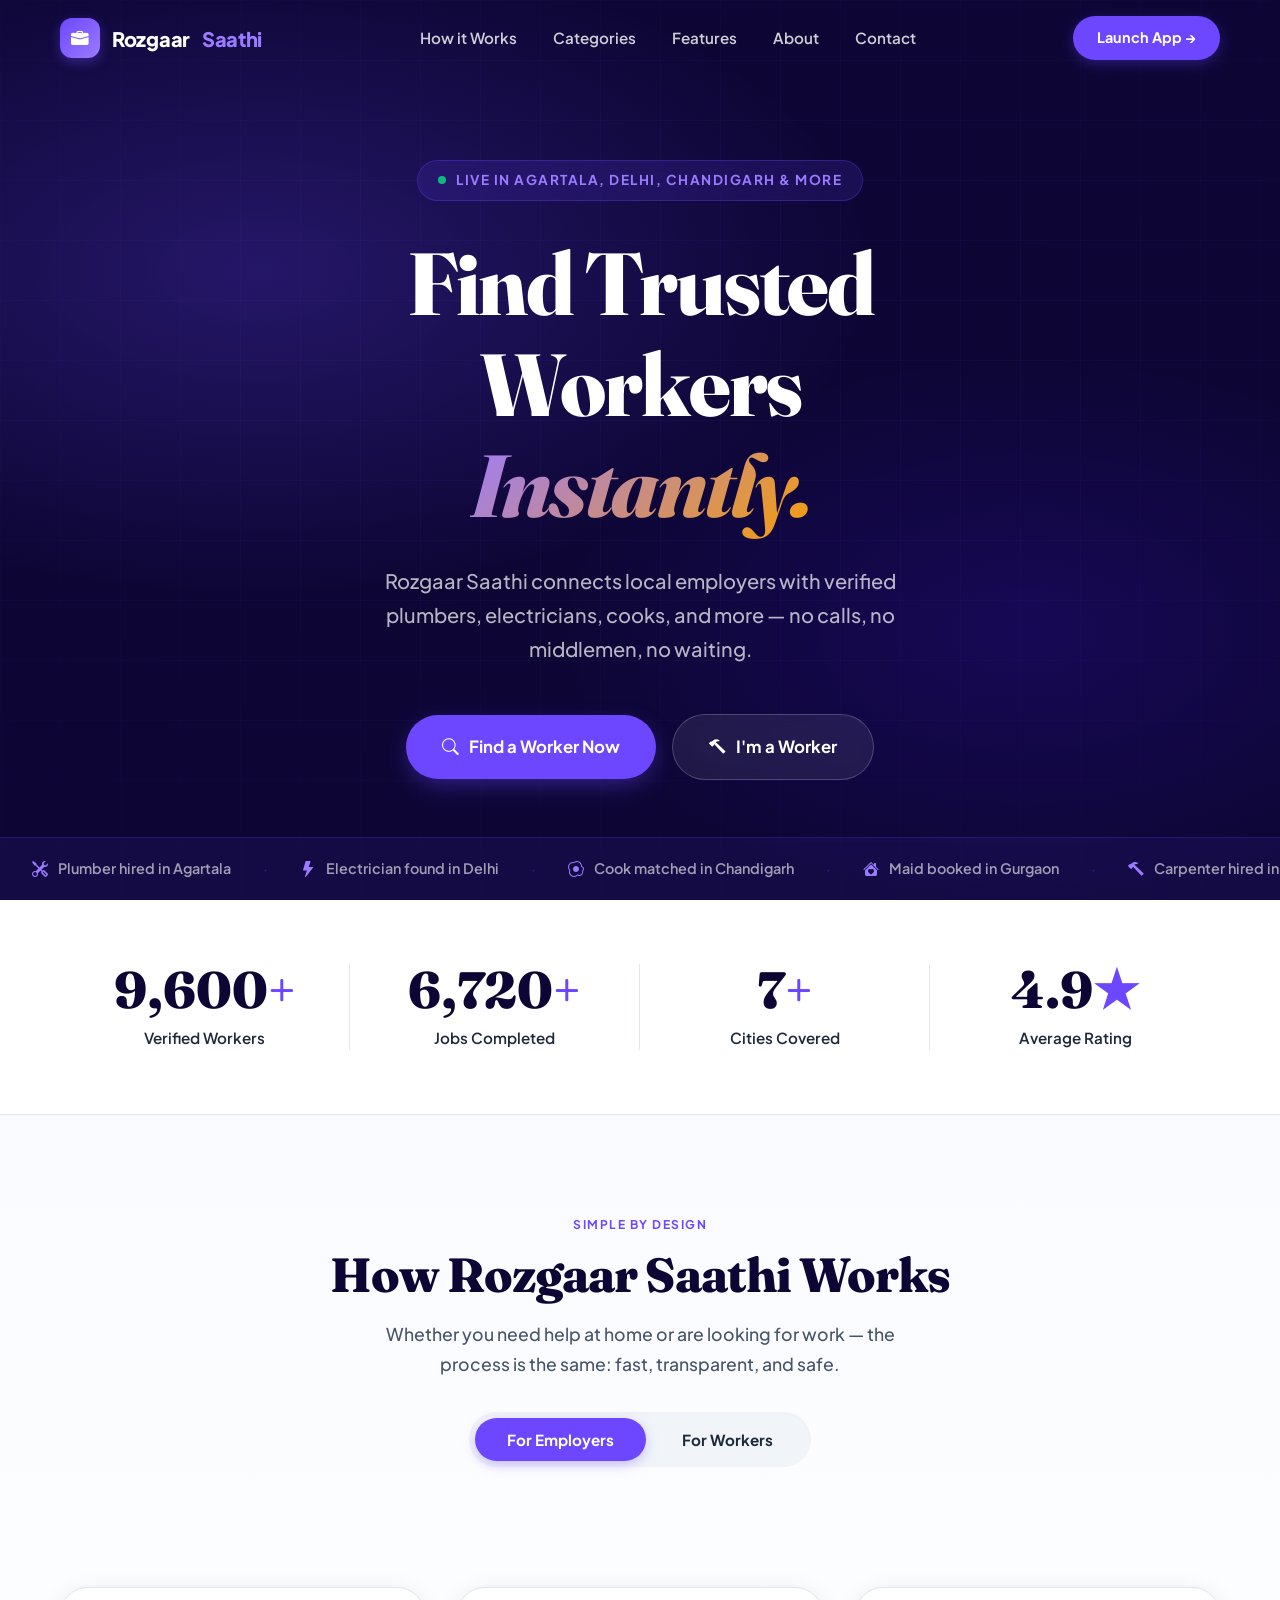
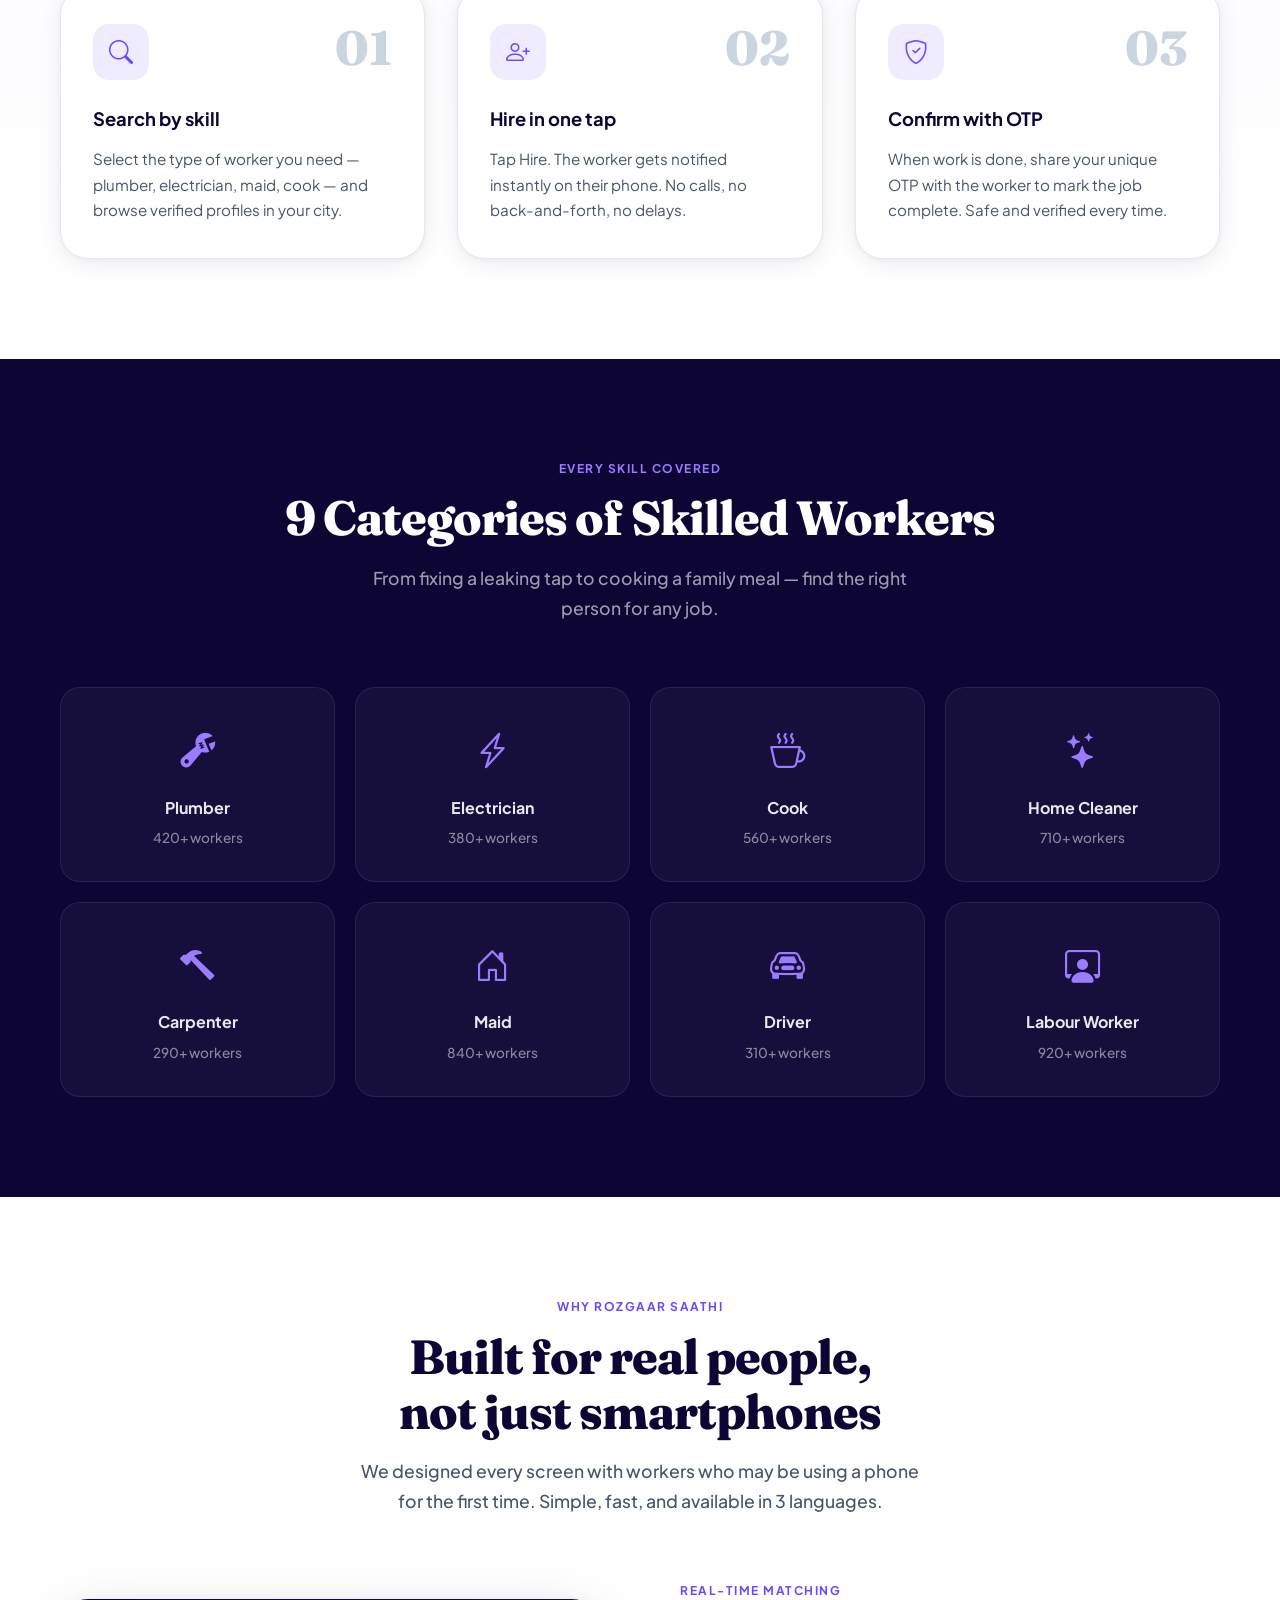
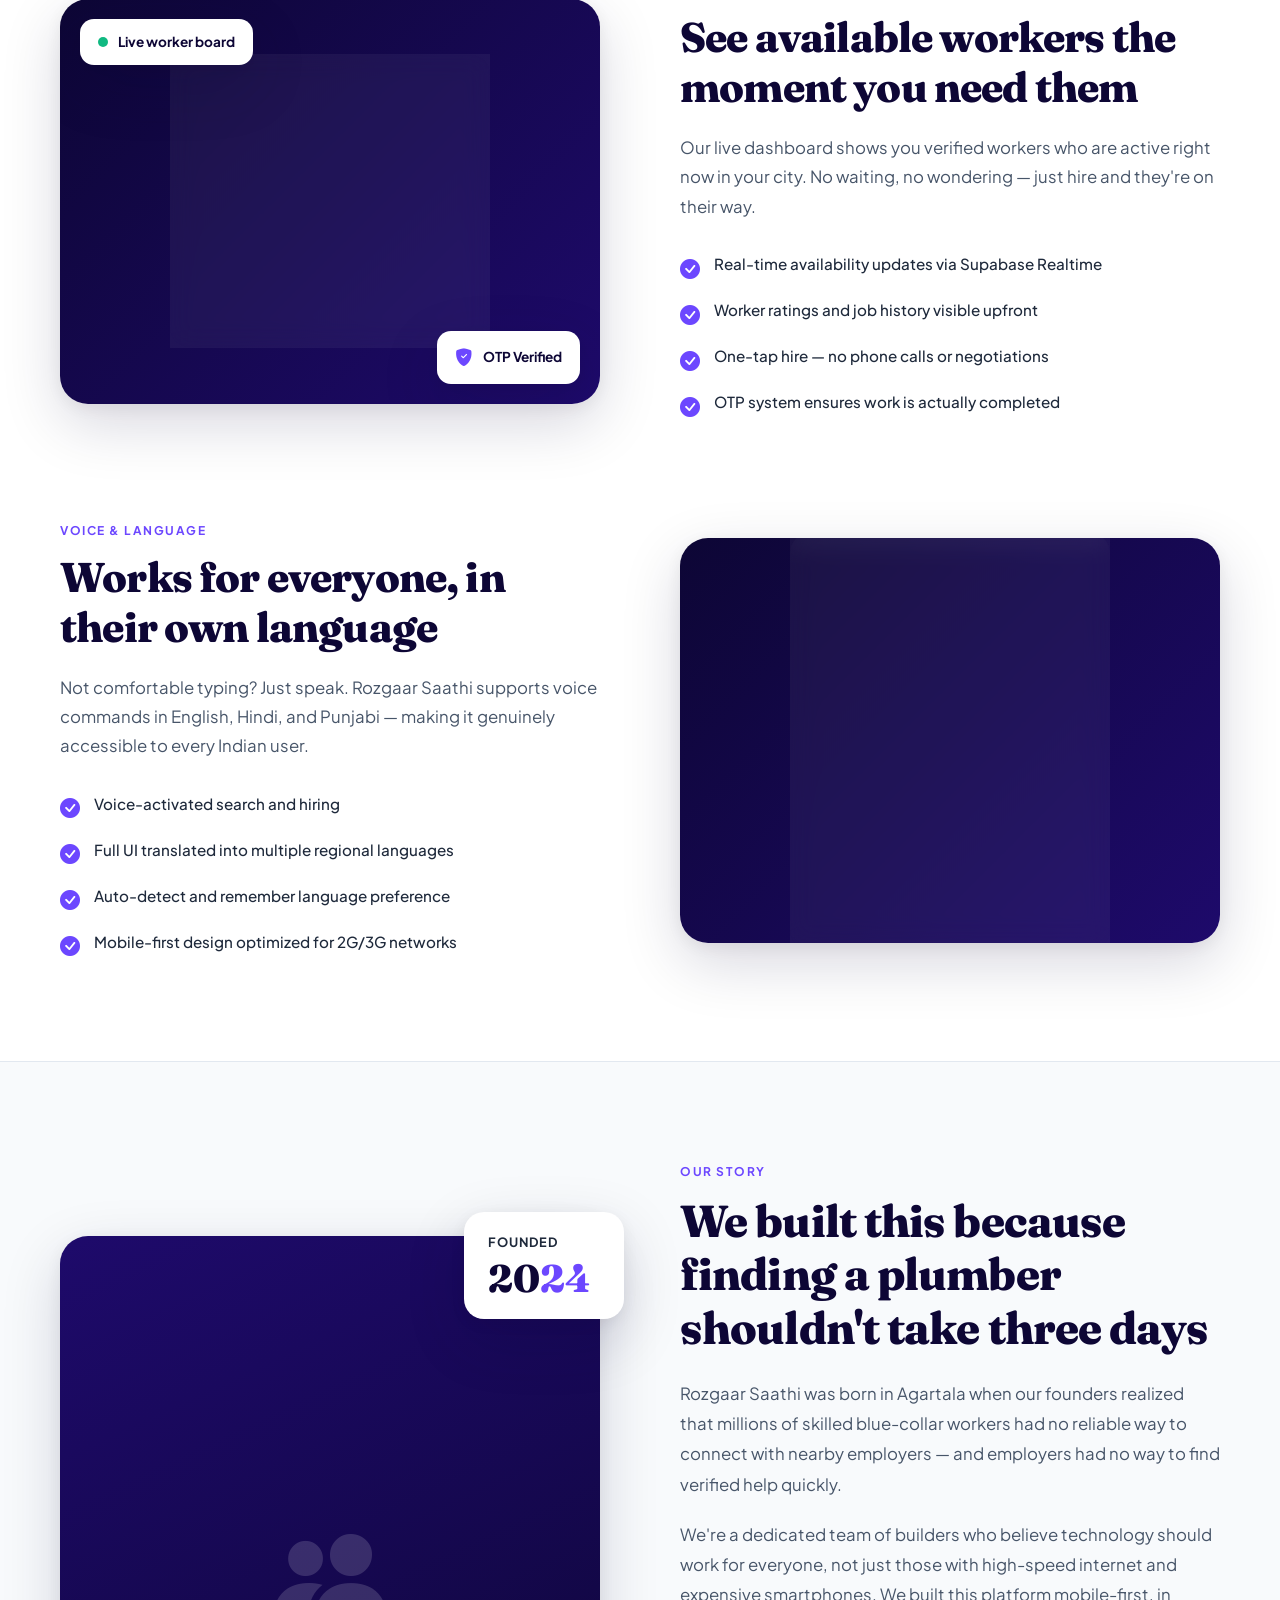
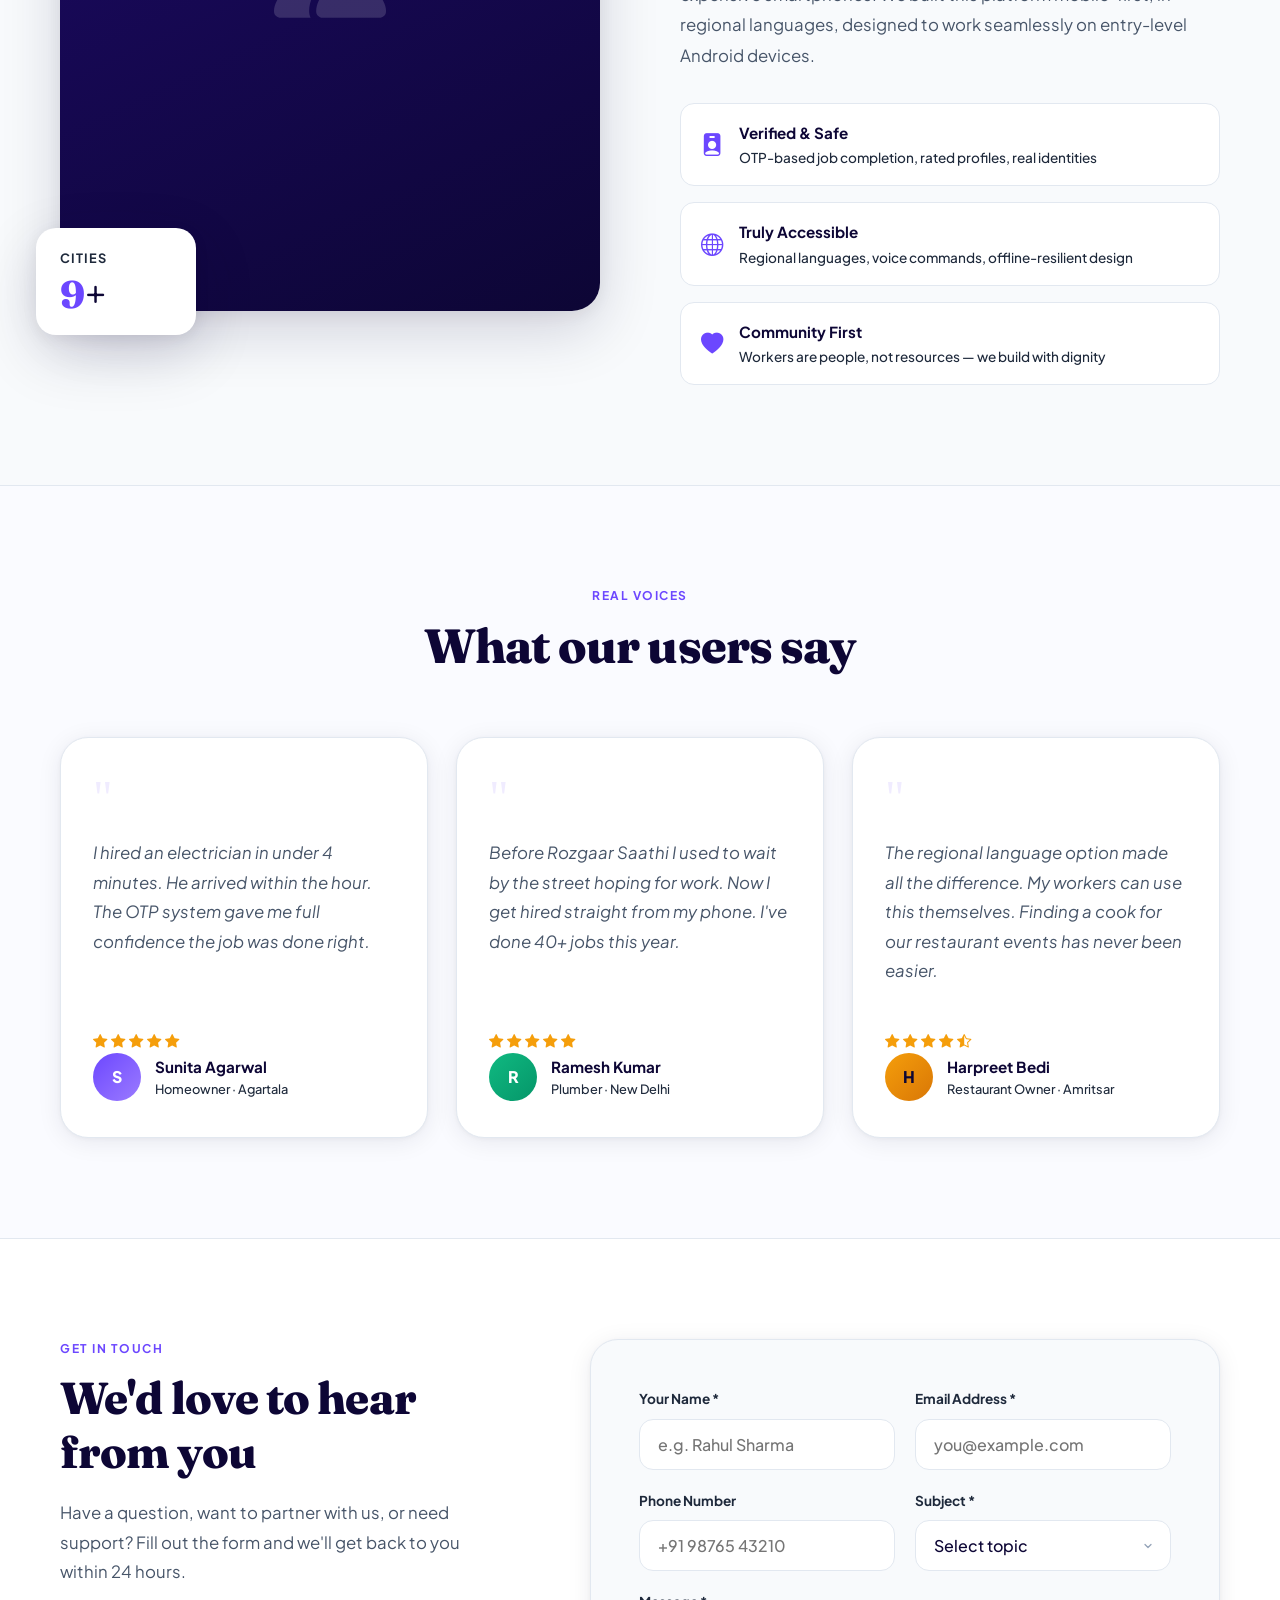
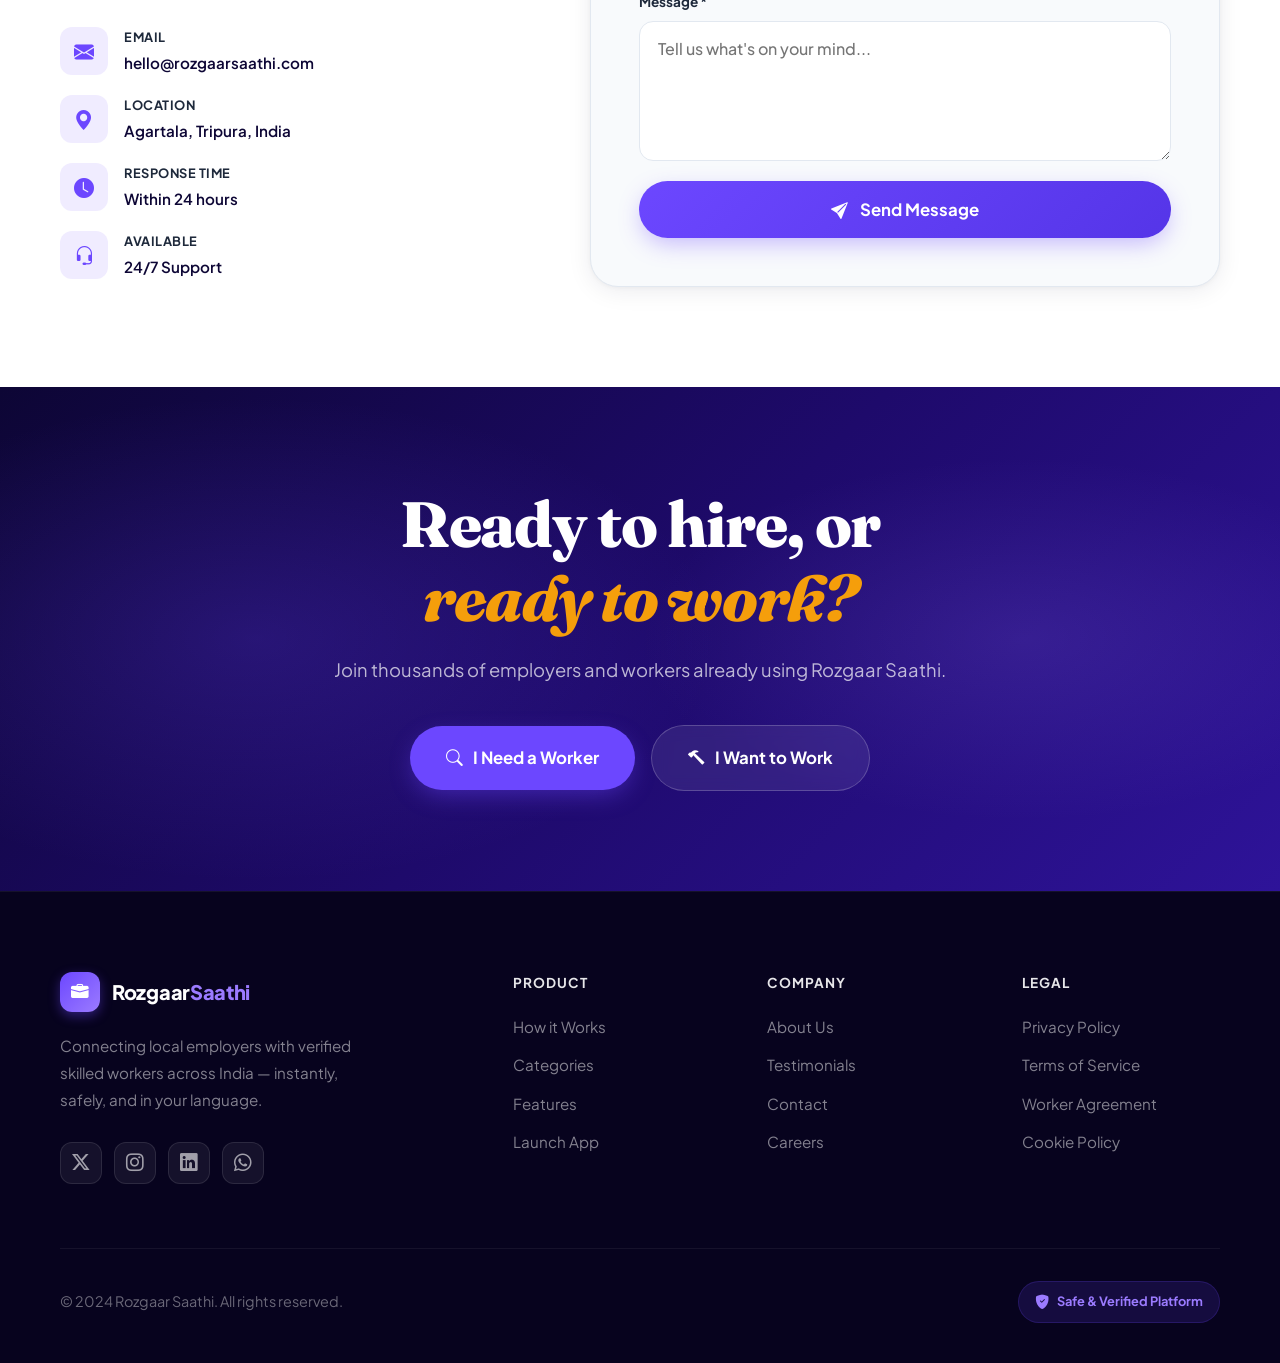
<file: index.html>
<!DOCTYPE html>
<html lang="en">
<head>
  <meta charset="UTF-8" />
  <meta name="viewport" content="width=device-width, initial-scale=1.0" />
  <meta name="theme-color" content="#0D0635" />

  <!-- SEO -->
  <title>Rozgaar Saathi — Find Trusted Local Workers Instantly</title>
  <meta name="description" content="Rozgaar Saathi connects employers with verified local workers — plumbers, electricians, cooks, maids and more — instantly, transparently, and without middlemen." />
  <meta name="keywords" content="rozgaar, hire workers, local jobs, plumber, electrician, cook, maid, India, gig work, blue collar" />
  <meta name="robots" content="index, follow" />
  <meta name="author" content="Rozgaar Saathi" />
  <link rel="canonical" href="https://rozgaarsaathi.com/" />

  <!-- OG -->
  <meta property="og:title" content="Rozgaar Saathi — Find Trusted Local Workers Instantly" />
  <meta property="og:description" content="Connect with verified local workers in seconds. No middleman, no fees." />
  <meta property="og:type" content="website" />
  <meta property="og:url" content="https://rozgaarsaathi.com/" />
  <meta property="og:image" content="https://rozgaarsaathi.com/og-image.png" />
  <meta name="twitter:card" content="summary_large_image" />

  <!-- Fonts: Fraunces (display) + Plus Jakarta Sans (body) -->
  <link rel="preconnect" href="https://fonts.googleapis.com" />
  <link rel="preconnect" href="https://fonts.gstatic.com" crossorigin />
  <link href="https://fonts.googleapis.com/css2?family=Fraunces:ital,opsz,wght@0,9..144,300;0,9..144,700;0,9..144,800;1,9..144,700&family=Plus+Jakarta+Sans:wght@400;500;600;700;800&display=swap" rel="stylesheet" />

  <!-- Bootstrap Icons -->
  <link rel="stylesheet" href="https://cdn.jsdelivr.net/npm/bootstrap-icons@1.11.3/font/bootstrap-icons.min.css" />

  <style>
    /* ══════════════════════════════════════
       TOKENS & VARIABLES
    ══════════════════════════════════════ */
    :root {
      --ink:        #0D0635;
      --ink-mid:    #1E0A6B;
      --violet:     #6C47FF;
      --violet-lt:  #9B7BFF;
      --violet-10:  rgba(108,71,255,0.1);
      --violet-20:  rgba(108,71,255,0.2);
      --amber:      #F59E0B;
      --amber-10:   rgba(245,158,11,0.12);
      --green:      #10B981;
      --cream:      #FAFBFF;
      --white:      #FFFFFF;
      --slate-50:   #F8FAFC;
      --slate-100:  #F1F5F9;
      --slate-200:  #E2E8F0;
      --slate-300:  #CBD5E1;
      --slate-400:  #94A3B8;
      --slate-600:  #475569;
      --slate-800:  #1E293B;
      --r-sm:  8px;
      --r:     14px;
      --r-lg:  20px;
      --r-xl:  28px;
      --ease:  cubic-bezier(0.22, 1, 0.36, 1);
      --shadow: 0 4px 24px rgba(13,6,53,0.08), 0 1px 4px rgba(0,0,0,0.04);
      --shadow-lg: 0 20px 60px rgba(13,6,53,0.16), 0 4px 16px rgba(0,0,0,0.06);
    }

    /* ══════════════════════════════════════
       RESET & BASE
    ══════════════════════════════════════ */
    *, *::before, *::after { box-sizing: border-box; margin: 0; padding: 0; -webkit-tap-highlight-color: transparent; }
    html { scroll-behavior: smooth; font-size: 16px; scroll-padding-top: 80px; }
    body { font-family: 'Plus Jakarta Sans', system-ui, sans-serif; background: var(--cream); color: var(--slate-800); line-height: 1.65; overflow-x: hidden; }
    img { display: block; max-width: 100%; height: auto; }
    a { text-decoration: none; color: inherit; }
    button { font-family: inherit; cursor: pointer; border: none; }
    ul { list-style: none; }

    /* ══════════════════════════════════════
       TYPOGRAPHY
    ══════════════════════════════════════ */
    .display {
      font-family: 'Fraunces', Georgia, serif;
      font-optical-sizing: auto;
      line-height: 1.15;
      letter-spacing: -0.02em;
    }
    .eyebrow {
      font-size: 0.75rem;
      font-weight: 700;
      letter-spacing: 1.5px;
      text-transform: uppercase;
      color: var(--violet);
      display: block;
      margin-bottom: 12px;
    }

    /* ══════════════════════════════════════
       LAYOUT
    ══════════════════════════════════════ */
    .container { width: min(1160px, 100% - 40px); margin-inline: auto; }
    .section-pad { padding-block: 100px; }
    .section-pad-sm { padding-block: 72px; }

    /* ══════════════════════════════════════
       SCROLL REVEAL
    ══════════════════════════════════════ */
    .reveal {
      opacity: 0;
      transform: translateY(28px);
      transition: opacity 0.65s var(--ease), transform 0.65s var(--ease);
    }
    .reveal.in { opacity: 1; transform: translateY(0); }
    .reveal-delay-1 { transition-delay: 0.1s; }
    .reveal-delay-2 { transition-delay: 0.2s; }
    .reveal-delay-3 { transition-delay: 0.3s; }
    .reveal-delay-4 { transition-delay: 0.4s; }

    /* ══════════════════════════════════════
       BUTTONS
    ══════════════════════════════════════ */
    .btn {
      display: inline-flex;
      align-items: center;
      justify-content: center;
      gap: 10px;
      font-weight: 700;
      font-size: 0.95rem;
      padding: 16px 30px;
      border-radius: 50px;
      transition: all 0.25s var(--ease);
      white-space: nowrap;
      position: relative;
      overflow: hidden;
    }
    .btn-primary {
      background: var(--violet);
      color: white;
      box-shadow: 0 8px 24px -4px rgba(108,71,255,0.45);
    }
    .btn-primary:hover { background: #5535e8; transform: translateY(-2px); box-shadow: 0 14px 32px -4px rgba(108,71,255,0.55); }
    .btn-primary:active { transform: scale(0.98); }

    .btn-ghost-light {
      background: rgba(255,255,255,0.08);
      color: white;
      border: 1.5px solid rgba(255,255,255,0.2);
      backdrop-filter: blur(8px);
    }
    .btn-ghost-light:hover { background: rgba(255,255,255,0.15); border-color: rgba(255,255,255,0.35); transform: translateY(-2px); }

    .btn-outline {
      background: transparent;
      color: var(--violet);
      border: 2px solid var(--violet);
    }
    .btn-outline:hover { background: var(--violet-10); transform: translateY(-2px); }

    .btn-lg { padding: 18px 36px; font-size: 1.05rem; }

    /* ══════════════════════════════════════
       NAVBAR
    ══════════════════════════════════════ */
    #navbar {
      position: fixed;
      top: 0; left: 0; right: 0;
      z-index: 900;
      height: 76px;
      transition: background 0.35s var(--ease), box-shadow 0.35s var(--ease), backdrop-filter 0.35s;
    }
    #navbar.scrolled {
      background: rgba(255,255,255,0.95);
      backdrop-filter: blur(20px) saturate(180%);
      -webkit-backdrop-filter: blur(20px) saturate(180%);
      box-shadow: 0 1px 0 rgba(0,0,0,0.06), 0 4px 24px rgba(0,0,0,0.04);
    }
    .nav-inner {
      height: 100%;
      display: flex;
      align-items: center;
      justify-content: space-between;
    }
    .nav-brand {
      display: flex;
      align-items: center;
      gap: 12px;
      font-weight: 800;
      font-size: 1.25rem;
      color: white;
      letter-spacing: -0.3px;
      transition: color 0.3s;
    }
    #navbar.scrolled .nav-brand { color: var(--ink); }
    .nav-brand-icon {
      width: 40px; height: 40px;
      border-radius: 12px;
      background: linear-gradient(135deg, var(--violet), #9B7BFF);
      display: flex; align-items: center; justify-content: center;
      color: white; font-size: 1.1rem;
      box-shadow: 0 4px 12px rgba(108,71,255,0.4);
      flex-shrink: 0;
    }
    .nav-brand em { color: var(--violet-lt); font-style: normal; }
    #navbar.scrolled .nav-brand em { color: var(--violet); }

    .nav-links {
      display: flex;
      align-items: center;
      gap: 36px;
    }
    .nav-links a {
      font-size: 0.95rem;
      font-weight: 600;
      color: rgba(255,255,255,0.8);
      transition: color 0.2s;
    }
    .nav-links a:hover { color: white; }
    #navbar.scrolled .nav-links a { color: var(--slate-600); }
    #navbar.scrolled .nav-links a:hover { color: var(--ink); }

    .nav-cta { display: flex; align-items: center; gap: 10px; }

    .nav-launch-btn {
      background: var(--violet);
      color: white;
      padding: 10px 24px;
      border-radius: 50px;
      font-size: 0.9rem;
      font-weight: 700;
      transition: all 0.2s var(--ease);
      box-shadow: 0 4px 16px -2px rgba(108,71,255,0.4);
    }
    .nav-launch-btn:hover { background: #5535e8; transform: translateY(-1px); box-shadow: 0 6px 20px -2px rgba(108,71,255,0.5); }

    .hamburger {
      display: none;
      flex-direction: column;
      gap: 6px;
      cursor: pointer;
      padding: 4px;
      background: none; border: none;
    }
    .hamburger span {
      display: block;
      width: 24px; height: 2px;
      background: white;
      border-radius: 2px;
      transition: all 0.3s var(--ease);
    }
    #navbar.scrolled .hamburger span { background: var(--ink); }

    /* Mobile nav */
    .mobile-nav {
      position: fixed;
      top: 76px; left: 0; right: 0;
      background: white;
      border-top: 1px solid var(--slate-200);
      padding: 24px;
      box-shadow: 0 20px 40px rgba(0,0,0,0.1);
      z-index: 899;
      display: flex;
      flex-direction: column;
      gap: 8px;
      opacity: 0;
      pointer-events: none;
      transform: translateY(-10px);
      transition: all 0.3s var(--ease);
    }
    .mobile-nav.open { opacity: 1; pointer-events: auto; transform: translateY(0); }
    .mobile-nav a {
      padding: 14px 18px;
      font-size: 1.05rem;
      font-weight: 600;
      color: var(--slate-600);
      border-radius: var(--r);
      transition: all 0.2s;
    }
    .mobile-nav a:hover { background: var(--violet-10); color: var(--violet); }
    .mobile-nav .m-cta { background: var(--violet); color: white; text-align: center; margin-top: 12px; border-radius: 50px; }
    .mobile-nav .m-cta:hover { background: #5535e8; color: white; }

    /* ══════════════════════════════════════
       HERO
    ══════════════════════════════════════ */
    #hero {
      min-height: 100dvh;
      background: var(--ink);
      position: relative;
      display: flex;
      flex-direction: column;
      align-items: center;
      justify-content: center;
      overflow: hidden;
      padding-block: 140px 100px;
    }

    /* Background mesh gradient */
    .hero-mesh {
      position: absolute;
      inset: 0;
      background:
        radial-gradient(ellipse 80% 60% at 20% 30%, rgba(108,71,255,0.25) 0%, transparent 60%),
        radial-gradient(ellipse 60% 50% at 80% 70%, rgba(30,10,107,0.6) 0%, transparent 60%),
        radial-gradient(ellipse 100% 80% at 50% 100%, rgba(13,6,53,0.9) 0%, transparent 70%);
      pointer-events: none;
    }

    /* Subtle grid overlay */
    .hero-grid {
      position: absolute;
      inset: 0;
      background-image:
        linear-gradient(rgba(108,71,255,0.06) 1px, transparent 1px),
        linear-gradient(90deg, rgba(108,71,255,0.06) 1px, transparent 1px);
      background-size: 60px 60px;
      pointer-events: none;
      mask-image: radial-gradient(ellipse 90% 80% at 50% 40%, black 30%, transparent 100%);
      -webkit-mask-image: radial-gradient(ellipse 90% 80% at 50% 40%, black 30%, transparent 100%);
    }

    .hero-content {
      position: relative;
      z-index: 2;
      text-align: center;
      max-width: 800px;
      padding-inline: 20px;
    }

    .hero-eyebrow {
      display: inline-flex;
      align-items: center;
      gap: 10px;
      background: rgba(108,71,255,0.15);
      border: 1px solid rgba(108,71,255,0.3);
      color: var(--violet-lt);
      padding: 8px 20px;
      border-radius: 50px;
      font-size: 0.85rem;
      font-weight: 700;
      letter-spacing: 1.5px;
      text-transform: uppercase;
      margin-bottom: 32px;
      backdrop-filter: blur(8px);
      -webkit-backdrop-filter: blur(8px);
    }
    .hero-eyebrow .dot { width: 8px; height: 8px; border-radius: 50%; background: var(--green); animation: blink 2s ease-in-out infinite; }
    @keyframes blink { 0%,100% { opacity:1; } 50% { opacity:0.4; } }

    .hero-title {
      font-size: clamp(3rem, 7vw, 5.5rem);
      font-weight: 800;
      color: white;
      margin-bottom: 28px;
    }
    .hero-title .accent {
      color: transparent;
      background: linear-gradient(135deg, var(--violet-lt), var(--amber));
      -webkit-background-clip: text;
      background-clip: text;
      font-style: italic;
    }

    .hero-sub {
      font-size: clamp(1.05rem, 2.5vw, 1.25rem);
      color: rgba(255,255,255,0.7);
      max-width: 580px;
      margin: 0 auto 48px;
      font-weight: 500;
      line-height: 1.7;
    }

    .hero-ctas {
      display: flex;
      align-items: center;
      justify-content: center;
      gap: 16px;
      flex-wrap: wrap;
    }

    /* Live ticker */
    .hero-ticker {
      position: absolute;
      bottom: 0;
      left: 0; right: 0;
      z-index: 2;
      padding: 18px 0;
      background: rgba(108,71,255,0.08);
      border-top: 1px solid rgba(108,71,255,0.2);
      overflow: hidden;
    }
    .ticker-inner {
      display: flex;
      gap: 0;
      animation: ticker 35s linear infinite;
      white-space: nowrap;
    }
    .ticker-inner:hover { animation-play-state: paused; }
    @keyframes ticker { from { transform: translateX(0); } to { transform: translateX(-50%); } }
    .ticker-item {
      display: inline-flex;
      align-items: center;
      gap: 10px;
      padding: 0 32px;
      font-size: 0.9rem;
      font-weight: 600;
      color: rgba(255,255,255,0.6);
    }
    .ticker-item i { color: var(--violet-lt); font-size: 1rem; }
    .ticker-sep { color: rgba(108,71,255,0.4); font-size: 1rem; }

    /* ══════════════════════════════════════
       STATS STRIP
    ══════════════════════════════════════ */
    #stats {
      background: white;
      border-bottom: 1px solid var(--slate-200);
      padding-block: 64px;
    }
    .stats-grid {
      display: grid;
      grid-template-columns: repeat(4, 1fr);
      gap: 0;
    }
    .stat-item {
      text-align: center;
      padding: 0 24px;
      border-right: 1px solid var(--slate-200);
    }
    .stat-item:last-child { border-right: none; }
    .stat-number {
      font-family: 'Fraunces', serif;
      font-size: 3.2rem;
      font-weight: 800;
      color: var(--ink);
      line-height: 1;
      margin-bottom: 10px;
    }
    .stat-number span { color: var(--violet); }
    .stat-label { font-size: 0.95rem; color: var(--slate-500); font-weight: 600; }

    /* ══════════════════════════════════════
       HOW IT WORKS
    ══════════════════════════════════════ */
    #how {
      background: linear-gradient(to bottom, var(--cream), white);
    }
    .section-header { text-align: center; margin-bottom: 64px; }
    .section-title {
      font-size: clamp(2.2rem, 4vw, 3rem);
      font-weight: 800;
      color: var(--ink);
      margin-bottom: 18px;
      letter-spacing: -0.02em;
    }
    .section-desc { color: var(--slate-600); font-size: 1.1rem; max-width: 580px; margin-inline: auto; font-weight: 500; line-height: 1.7; }

    .how-toggle {
      display: inline-flex;
      background: var(--slate-100);
      border-radius: 50px;
      padding: 6px;
      gap: 4px;
      margin: 0 auto 56px;
      box-shadow: inset 0 2px 4px rgba(0,0,0,0.02);
    }
    .how-toggle-btn {
      padding: 12px 32px;
      border-radius: 50px;
      font-weight: 700;
      font-size: 0.95rem;
      color: var(--slate-500);
      background: transparent;
      transition: all 0.25s var(--ease);
    }
    .how-toggle-btn.active { background: var(--violet); color: white; box-shadow: 0 4px 14px -2px rgba(108,71,255,0.4); }

    .how-steps-wrap { position: relative; }
    .how-steps { display: none; }
    .how-steps.active { display: grid; grid-template-columns: repeat(3,1fr); gap: 32px; }

    .step-card {
      background: white;
      border: 1.5px solid var(--slate-200);
      border-radius: var(--r-xl);
      padding: 36px 32px;
      position: relative;
      transition: all 0.3s var(--ease);
      box-shadow: var(--shadow);
      display: flex;
      flex-direction: column;
    }
    .step-card:hover { transform: translateY(-6px); box-shadow: var(--shadow-lg); border-color: rgba(108,71,255,0.25); }
    
    .step-header {
      display: flex;
      justify-content: space-between;
      align-items: flex-start;
      margin-bottom: 24px;
    }
    .step-num {
      font-family: 'Fraunces', serif;
      font-size: 3rem;
      font-weight: 800;
      color: var(--slate-300);
      line-height: 1;
      user-select: none;
    }
    .step-icon {
      width: 56px; height: 56px;
      border-radius: 16px;
      background: var(--violet-10);
      display: flex; align-items: center; justify-content: center;
      font-size: 1.5rem;
      color: var(--violet);
      transition: all 0.3s var(--ease);
    }
    .step-card:hover .step-icon { background: var(--violet); color: white; transform: rotate(-5deg) scale(1.05); }
    .step-card h3 { font-size: 1.15rem; font-weight: 700; color: var(--ink); margin-bottom: 12px; }
    .step-card p { font-size: 0.95rem; color: var(--slate-600); line-height: 1.65; flex-grow: 1; }

    /* ══════════════════════════════════════
       CATEGORIES
    ══════════════════════════════════════ */
    #categories { background: var(--ink); }
    #categories .eyebrow { color: var(--violet-lt); }
    #categories .section-title { color: white; }
    #categories .section-desc { color: rgba(255,255,255,0.6); }

    .cat-grid {
      display: grid;
      grid-template-columns: repeat(4, 1fr);
      gap: 20px;
      margin-top: 56px;
    }
    .cat-card {
      background: rgba(255,255,255,0.04);
      border: 1px solid rgba(255,255,255,0.08);
      border-radius: var(--r-lg);
      padding: 32px 24px;
      text-align: center;
      cursor: default;
      transition: all 0.3s var(--ease);
      position: relative;
      overflow: hidden;
    }
    .cat-card::before {
      content: '';
      position: absolute; inset: 0;
      background: linear-gradient(135deg, var(--violet-20), transparent);
      opacity: 0;
      transition: opacity 0.3s;
    }
    .cat-card:hover { border-color: rgba(108,71,255,0.4); transform: translateY(-4px); }
    .cat-card:hover::before { opacity: 1; }
    .cat-icon {
      font-size: 2.2rem;
      margin-bottom: 16px;
      display: block;
      transition: transform 0.3s var(--ease);
      color: var(--violet-lt);
    }
    .cat-card:hover .cat-icon { transform: scale(1.15) rotate(-5deg); color: var(--amber); }
    .cat-name { font-size: 1rem; font-weight: 700; color: rgba(255,255,255,0.9); }
    .cat-count { font-size: 0.85rem; color: rgba(255,255,255,0.5); margin-top: 6px; font-weight: 500; }

    /* ══════════════════════════════════════
       FEATURES / WHY US
    ══════════════════════════════════════ */
    #features { background: white; }

    .features-grid {
      display: grid;
      grid-template-columns: 1fr 1fr;
      gap: 80px;
      align-items: center;
      margin-bottom: 100px;
    }
    .features-grid:last-child { margin-bottom: 0; }
    
    .features-grid.flip .features-visual { order: 2; }
    .features-grid.flip .features-text { order: 1; }

    .features-visual {
      border-radius: var(--r-xl);
      overflow: hidden;
      background: linear-gradient(135deg, var(--ink) 0%, var(--ink-mid) 100%);
      aspect-ratio: 4/3;
      display: flex;
      align-items: center;
      justify-content: center;
      position: relative;
      box-shadow: var(--shadow-lg);
    }
    .features-visual-inner {
      width: 85%;
      max-width: 320px;
      background: rgba(255,255,255,0.05);
      border: 1px solid rgba(255,255,255,0.1);
      border-radius: var(--r-lg);
      padding: 24px;
      backdrop-filter: blur(12px);
      -webkit-backdrop-filter: blur(12px);
    }
    .fv-row {
      display: flex;
      align-items: center;
      gap: 14px;
      padding: 12px;
      border-radius: var(--r);
      background: rgba(255,255,255,0.06);
      margin-bottom: 10px;
      animation: fvPulse 3s ease-in-out infinite;
    }
    .fv-row:nth-child(2) { animation-delay: 0.5s; }
    .fv-row:nth-child(3) { animation-delay: 1s; margin-bottom: 0; }
    @keyframes fvPulse { 0%,100% { opacity:0.8; } 50% { opacity:1; } }
    .fv-av { width: 40px; height: 40px; border-radius: 50%; background: var(--violet); display: flex; align-items: center; justify-content: center; color: white; font-size: 0.9rem; font-weight: 700; flex-shrink: 0; }
    .fv-info { flex: 1; }
    .fv-name { font-size: 0.9rem; font-weight: 700; color: white; }
    .fv-role { font-size: 0.75rem; color: rgba(255,255,255,0.6); }
    .fv-badge { background: var(--green); color: white; font-size: 0.7rem; font-weight: 700; padding: 4px 10px; border-radius: 20px; flex-shrink: 0; }
    .fv-badge.hired { background: var(--amber); color: var(--ink); }
    .fv-badge.waiting { background: rgba(255,255,255,0.15); color: rgba(255,255,255,0.8); }

    /* Floating badge on visual */
    .feature-badge {
      position: absolute;
      background: white;
      border-radius: var(--r);
      padding: 12px 18px;
      box-shadow: var(--shadow-lg);
      display: flex;
      align-items: center;
      gap: 10px;
      font-size: 0.85rem;
      font-weight: 700;
      color: var(--ink);
      animation: float 3s ease-in-out infinite;
    }
    @keyframes float { 0%,100%{transform:translateY(0)} 50%{transform:translateY(-8px)} }
    .feature-badge.tl { top: 20px; left: 20px; }
    .feature-badge.br { bottom: 20px; right: 20px; animation-delay: 1.5s; }
    .feature-badge i { color: var(--violet); font-size: 1.1rem; }
    .feature-badge .dot { width: 10px; height: 10px; border-radius: 50%; background: var(--green); }

    .features-text h3 {
      font-family: 'Fraunces', serif;
      font-size: clamp(2rem, 3.5vw, 2.6rem);
      font-weight: 800;
      color: var(--ink);
      letter-spacing: -0.02em;
      margin-bottom: 20px;
      line-height: 1.2;
    }
    .features-text p { color: var(--slate-600); font-size: 1.05rem; line-height: 1.75; margin-bottom: 32px; }

    .feature-list { display: flex; flex-direction: column; gap: 16px; }
    .feature-list li {
      display: flex;
      align-items: flex-start;
      gap: 14px;
      font-size: 0.95rem;
      color: var(--slate-700);
      font-weight: 500;
      line-height: 1.5;
    }
    .feature-list li i { color: var(--violet); font-size: 1.25rem; flex-shrink: 0; margin-top: 0px; }

    /* ══════════════════════════════════════
       ABOUT
    ══════════════════════════════════════ */
    #about {
      background: var(--slate-50);
      border-top: 1px solid var(--slate-200);
      border-bottom: 1px solid var(--slate-200);
    }
    .about-grid { display: grid; grid-template-columns: 1fr 1fr; gap: 80px; align-items: center; }
    .about-visual {
      position: relative;
    }
    .about-img-wrap {
      border-radius: var(--r-xl);
      overflow: hidden;
      aspect-ratio: 4/5;
      background: linear-gradient(155deg, var(--ink-mid), var(--ink));
      display: flex;
      align-items: center;
      justify-content: center;
      box-shadow: var(--shadow-lg);
    }
    .about-img-icon { font-size: 7rem; opacity: 0.15; color: white; }
    .about-stat-card {
      position: absolute;
      background: white;
      border-radius: var(--r-lg);
      padding: 20px 24px;
      box-shadow: var(--shadow-lg);
      min-width: 160px;
    }
    .about-stat-card.top-right { top: -24px; right: -24px; }
    .about-stat-card.bot-left  { bottom: -24px; left: -24px; }
    .asc-label { font-size: 0.8rem; font-weight: 700; color: var(--slate-500); text-transform: uppercase; letter-spacing: 1px; }
    .asc-value { font-family: 'Fraunces', serif; font-size: 2.4rem; font-weight: 800; color: var(--ink); line-height: 1.1; margin-top: 4px; }
    .asc-value span { color: var(--violet); }

    .about-text h2 {
      font-family: 'Fraunces', serif;
      font-size: clamp(2rem, 3.5vw, 2.8rem);
      font-weight: 800;
      color: var(--ink);
      letter-spacing: -0.02em;
      line-height: 1.2;
      margin-bottom: 24px;
    }
    .about-text p { color: var(--slate-600); font-size: 1.05rem; line-height: 1.8; margin-bottom: 20px; }

    .about-values { display: flex; flex-direction: column; gap: 16px; margin-top: 32px; }
    .about-value {
      display: flex;
      align-items: center;
      gap: 16px;
      padding: 16px 20px;
      background: white;
      border-radius: var(--r);
      border: 1.5px solid var(--slate-200);
      transition: all 0.2s var(--ease);
    }
    .about-value:hover { border-color: rgba(108,71,255,0.25); background: var(--violet-10); transform: translateX(4px); }
    .about-value i { color: var(--violet); font-size: 1.4rem; flex-shrink: 0; }
    .about-value-label { font-size: 0.95rem; font-weight: 700; color: var(--ink); margin-bottom: 2px; }
    .about-value-desc { font-size: 0.85rem; color: var(--slate-500); font-weight: 500; }

    /* ══════════════════════════════════════
       TESTIMONIALS
    ══════════════════════════════════════ */
    #testimonials { background: var(--cream); }
    .testi-grid { display: grid; grid-template-columns: repeat(3,1fr); gap: 28px; }
    .testi-card {
      background: white;
      border: 1.5px solid var(--slate-200);
      border-radius: var(--r-xl);
      padding: 36px 32px;
      box-shadow: var(--shadow);
      transition: all 0.3s var(--ease);
      position: relative;
      display: flex;
      flex-direction: column;
    }
    .testi-card:hover { transform: translateY(-6px); box-shadow: var(--shadow-lg); border-color: rgba(108,71,255,0.15); }
    .testi-quote { font-size: 3rem; color: var(--violet-10); font-family: Georgia, serif; line-height: 1; margin-bottom: 16px; }
    .testi-text { font-size: 1.05rem; color: var(--slate-600); line-height: 1.75; margin-bottom: 28px; font-style: italic; flex-grow: 1; }
    .testi-author { display: flex; align-items: center; gap: 14px; }
    .testi-avatar {
      width: 48px; height: 48px; border-radius: 50%;
      background: linear-gradient(135deg, var(--violet), #9B7BFF);
      display: flex; align-items: center; justify-content: center;
      font-weight: 800; font-size: 1rem; color: white;
      flex-shrink: 0;
    }
    .testi-name { font-weight: 700; font-size: 0.95rem; color: var(--ink); }
    .testi-role { font-size: 0.8rem; color: var(--slate-500); font-weight: 500; }
    .testi-stars { display: flex; gap: 4px; margin-top: 16px; }
    .testi-stars i { color: var(--amber); font-size: 0.9rem; }

    /* ══════════════════════════════════════
       CONTACT
    ══════════════════════════════════════ */
    #contact {
      background: white;
      border-top: 1px solid var(--slate-200);
    }
    .contact-grid { display: grid; grid-template-columns: 1fr 1.4fr; gap: 80px; align-items: start; }
    .contact-info h2 {
      font-family: 'Fraunces', serif;
      font-size: clamp(2rem, 3.5vw, 2.8rem);
      font-weight: 800;
      color: var(--ink);
      letter-spacing: -0.02em;
      margin-bottom: 20px;
      line-height: 1.2;
    }
    .contact-info p { color: var(--slate-600); font-size: 1.05rem; line-height: 1.75; margin-bottom: 40px; }

    .contact-details { display: flex; flex-direction: column; gap: 20px; }
    .contact-detail {
      display: flex;
      align-items: center;
      gap: 16px;
    }
    .cd-icon {
      width: 48px; height: 48px;
      border-radius: 12px;
      background: var(--violet-10);
      display: flex; align-items: center; justify-content: center;
      font-size: 1.25rem; color: var(--violet);
      flex-shrink: 0;
    }
    .cd-label { font-size: 0.8rem; font-weight: 700; color: var(--slate-500); text-transform: uppercase; letter-spacing: 0.5px; margin-bottom: 2px; }
    .cd-value { font-size: 0.95rem; font-weight: 600; color: var(--ink); }

    /* Contact form */
    .contact-form-wrap {
      background: var(--slate-50);
      border: 1.5px solid var(--slate-200);
      border-radius: var(--r-xl);
      padding: 48px;
      box-shadow: var(--shadow);
    }
    .form-grid-2 { display: grid; grid-template-columns: 1fr 1fr; gap: 20px; }

    .field { display: flex; flex-direction: column; gap: 8px; margin-bottom: 20px; }
    .field label { font-size: 0.85rem; font-weight: 700; color: var(--slate-700); }
    .field input,
    .field select,
    .field textarea {
      padding: 14px 18px;
      background: white;
      border: 1.5px solid var(--slate-200);
      border-radius: var(--r);
      font-size: 1rem;
      font-weight: 500;
      color: var(--ink);
      font-family: inherit;
      transition: all 0.2s var(--ease);
      -webkit-appearance: none;
    }
    .field input:focus,
    .field select:focus,
    .field textarea:focus {
      outline: none;
      border-color: var(--violet);
      box-shadow: 0 0 0 4px rgba(108,71,255,0.15);
      background: white;
    }
    .field textarea { resize: vertical; min-height: 140px; line-height: 1.6; }
    .field select { background-image: url("data:image/svg+xml,%3Csvg xmlns='http://www.w3.org/2000/svg' width='12' height='12' viewBox='0 0 24 24' fill='none' stroke='%2394A3B8' stroke-width='2.5' stroke-linecap='round' stroke-linejoin='round'%3E%3Cpolyline points='6 9 12 15 18 9'%3E%3C/polyline%3E%3C/svg%3E"); background-repeat: no-repeat; background-position: right 16px center; padding-right: 40px; }

    .form-submit-btn {
      width: 100%;
      background: linear-gradient(135deg, var(--violet), #5535e8);
      color: white;
      padding: 18px 32px;
      border-radius: 50px;
      font-size: 1.05rem;
      font-weight: 700;
      border: none;
      cursor: pointer;
      transition: all 0.25s var(--ease);
      box-shadow: 0 8px 24px -4px rgba(108,71,255,0.4);
      display: flex;
      align-items: center;
      justify-content: center;
      gap: 12px;
      position: relative;
      overflow: hidden;
    }
    .form-submit-btn:hover { transform: translateY(-2px); box-shadow: 0 12px 30px -4px rgba(108,71,255,0.5); }
    .form-submit-btn:disabled { opacity: 0.7; cursor: not-allowed; transform: none; }
    .form-submit-btn .spin { animation: spin 0.7s linear infinite; }
    @keyframes spin { to { transform: rotate(360deg); } }

    .form-success {
      display: none;
      text-align: center;
      padding: 40px 20px;
    }
    .form-success-icon {
      width: 80px; height: 80px;
      border-radius: 50%;
      background: var(--green);
      display: flex; align-items: center; justify-content: center;
      font-size: 2.5rem; color: white;
      margin: 0 auto 20px;
      box-shadow: 0 8px 24px -4px rgba(16,185,129,0.4);
      animation: pop 0.5s var(--ease);
    }
    @keyframes pop { from { transform:scale(0.5); opacity:0; } to { transform:scale(1); opacity:1; } }
    .form-success h4 { font-size: 1.5rem; font-weight: 800; color: var(--ink); margin-bottom: 12px; }
    .form-success p { color: var(--slate-600); font-size: 1.05rem; line-height: 1.6; }

    /* ══════════════════════════════════════
       CTA BANNER
    ══════════════════════════════════════ */
    #cta-banner {
      background: linear-gradient(135deg, var(--ink) 0%, var(--ink-mid) 50%, #2E1399 100%);
      padding-block: 100px;
      text-align: center;
      position: relative;
      overflow: hidden;
    }
    #cta-banner::before {
      content: '';
      position: absolute; inset: 0;
      background:
        radial-gradient(ellipse 60% 80% at 20% 50%, rgba(108,71,255,0.2) 0%, transparent 60%),
        radial-gradient(ellipse 50% 60% at 80% 50%, rgba(155,123,255,0.15) 0%, transparent 60%);
      pointer-events: none;
    }
    .cta-banner-inner { position: relative; z-index: 2; }
    .cta-banner-inner h2 {
      font-family: 'Fraunces', serif;
      font-size: clamp(2.4rem, 5vw, 4rem);
      font-weight: 800;
      color: white;
      margin-bottom: 20px;
      letter-spacing: -0.02em;
    }
    .cta-banner-inner h2 em { color: var(--amber); font-style: italic; }
    .cta-banner-inner p { color: rgba(255,255,255,0.7); font-size: 1.15rem; margin-bottom: 40px; }
    .cta-btns { display: flex; align-items: center; justify-content: center; gap: 16px; flex-wrap: wrap; }

    /* ══════════════════════════════════════
       FOOTER
    ══════════════════════════════════════ */
    footer {
      background: #07031E;
      border-top: 1px solid rgba(255,255,255,0.06);
      padding-block: 80px 40px;
    }
    .footer-grid {
      display: grid;
      grid-template-columns: 2fr 1fr 1fr 1fr;
      gap: 56px;
      margin-bottom: 64px;
    }
    .footer-brand { display: flex; align-items: center; gap: 12px; margin-bottom: 20px; }
    .footer-brand-name { font-weight: 800; font-size: 1.25rem; color: white; letter-spacing: -0.3px; }
    .footer-brand-name em { color: var(--violet-lt); font-style: normal; }
    .footer-desc { font-size: 0.95rem; color: rgba(255,255,255,0.5); line-height: 1.8; max-width: 320px; margin-bottom: 28px; }
    .footer-socials { display: flex; gap: 12px; }
    .social-btn {
      width: 42px; height: 42px;
      border-radius: 12px;
      background: rgba(255,255,255,0.06);
      border: 1px solid rgba(255,255,255,0.1);
      display: flex; align-items: center; justify-content: center;
      color: rgba(255,255,255,0.6);
      font-size: 1.1rem;
      transition: all 0.2s var(--ease);
    }
    .social-btn:hover { background: var(--violet); border-color: var(--violet); color: white; transform: translateY(-3px); }

    .footer-col h4 { font-size: 0.85rem; font-weight: 700; color: rgba(255,255,255,0.9); text-transform: uppercase; letter-spacing: 1px; margin-bottom: 20px; }
    .footer-col ul { display: flex; flex-direction: column; gap: 12px; }
    .footer-col ul li a { font-size: 0.95rem; color: rgba(255,255,255,0.5); transition: color 0.2s; }
    .footer-col ul li a:hover { color: rgba(255,255,255,0.9); }

    .footer-bottom {
      border-top: 1px solid rgba(255,255,255,0.06);
      padding-top: 32px;
      display: flex;
      align-items: center;
      justify-content: space-between;
      flex-wrap: wrap;
      gap: 16px;
    }
    .footer-copy { font-size: 0.9rem; color: rgba(255,255,255,0.4); }
    .footer-badge {
      display: inline-flex;
      align-items: center;
      gap: 8px;
      background: rgba(108,71,255,0.15);
      border: 1px solid rgba(108,71,255,0.2);
      border-radius: 50px;
      padding: 8px 16px;
      font-size: 0.8rem;
      font-weight: 700;
      color: var(--violet-lt);
    }
    .footer-badge i { font-size: 0.9rem; }

    /* ══════════════════════════════════════
       RESPONSIVE
    ══════════════════════════════════════ */
    @media (max-width: 1024px) {
      .cat-grid { grid-template-columns: repeat(3,1fr); }
      .footer-grid { grid-template-columns: 1fr 1fr; }
    }
    @media (max-width: 768px) {
      .nav-links, .nav-launch-btn { display: none; }
      .hamburger { display: flex; }
      .stats-grid { grid-template-columns: 1fr 1fr; gap: 24px; }
      .stat-item { border-right: none; border-bottom: 1px solid var(--slate-200); padding-bottom: 24px; }
      .stat-item:last-child, .stat-item:nth-last-child(-n+2) { border-bottom: none; }
      .how-steps.active { grid-template-columns: 1fr; }
      .cat-grid { grid-template-columns: repeat(2,1fr); }
      
      .features-grid { grid-template-columns: 1fr; gap: 40px; }
      .features-grid.flip .features-visual { order: 1; }
      .features-grid.flip .features-text { order: 2; }
      
      .features-visual { aspect-ratio: 16/9; }
      .feature-badge.tl { top: 10px; left: 10px; }
      .feature-badge.br { bottom: 10px; right: 10px; }
      
      .about-grid { grid-template-columns: 1fr; gap: 40px; }
      .about-stat-card.top-right { top: -10px; right: -10px; }
      .about-stat-card.bot-left  { bottom: -10px; left: -10px; }
      .testi-grid { grid-template-columns: 1fr; }
      .contact-grid { grid-template-columns: 1fr; gap: 48px; }
      .form-grid-2 { grid-template-columns: 1fr; }
      .footer-grid { grid-template-columns: 1fr; gap: 40px; }
      .footer-bottom { flex-direction: column; text-align: center; }
      .section-pad { padding-block: 72px; }
    }
    @media (max-width: 480px) {
      .hero-ctas { flex-direction: column; width: 100%; }
      .hero-ctas .btn { width: 100%; }
      .cat-grid { grid-template-columns: 1fr; }
      .contact-form-wrap { padding: 32px 20px; }
    }
    @media (prefers-reduced-motion: reduce) {
      *, *::before, *::after { animation-duration: 0.01ms !important; transition-duration: 0.1ms !important; }
      .reveal { opacity: 1; transform: none; }
    }
  </style>
</head>
<body>

  <!-- ══════════════════════════════════════
       NAVBAR
  ══════════════════════════════════════ -->
  <nav id="navbar" role="navigation" aria-label="Main navigation">
    <div class="container nav-inner">
      <a href="/" class="nav-brand" aria-label="Rozgaar Saathi home">
        <div class="nav-brand-icon" aria-hidden="true"><i class="bi bi-briefcase-fill"></i></div>
        Rozgaar<em>Saathi</em>
      </a>

      <div class="nav-links">
        <a href="#how">How it Works</a>
        <a href="#categories">Categories</a>
        <a href="#features">Features</a>
        <a href="#about">About</a>
        <a href="#contact">Contact</a>
      </div>

      <div class="nav-cta">
        <a href="app.html" class="nav-launch-btn">Launch App →</a>
        <button class="hamburger" id="hamburger" aria-label="Open menu" aria-expanded="false">
          <span></span><span></span><span></span>
        </button>
      </div>
    </div>
  </nav>

  <!-- Mobile nav -->
  <div class="mobile-nav" id="mobile-nav" aria-hidden="true">
    <a href="#how" onclick="closeMobileNav()">How it Works</a>
    <a href="#categories" onclick="closeMobileNav()">Categories</a>
    <a href="#features" onclick="closeMobileNav()">Features</a>
    <a href="#about" onclick="closeMobileNav()">About</a>
    <a href="#contact" onclick="closeMobileNav()">Contact</a>
    <a href="app.html" class="m-cta">Launch App →</a>
  </div>

  <main>

    <!-- ══════════════════════════════════════
         HERO
    ══════════════════════════════════════ -->
    <section id="hero" aria-label="Hero">
      <div class="hero-mesh" aria-hidden="true"></div>
      <div class="hero-grid" aria-hidden="true"></div>

      <div class="hero-content">
        <div class="hero-eyebrow" role="text">
          <span class="dot" aria-hidden="true"></span>
          Live in Agartala, Delhi, Chandigarh & more
        </div>

        <h1 class="page-title display hero-title">
          Find Trusted Workers<br>
          <span class="accent">Instantly.</span>
        </h1>

        <p class="hero-sub">
          Rozgaar Saathi connects local employers with verified plumbers, electricians, cooks, and more — no calls, no middlemen, no waiting.
        </p>

        <div class="hero-ctas">
          <a href="app.html" class="btn btn-primary btn-lg">
            <i class="bi bi-search"></i> Find a Worker Now
          </a>
          <a href="app.html" class="btn btn-ghost-light btn-lg">
            <i class="bi bi-hammer"></i> I'm a Worker
          </a>
        </div>
      </div>

      <!-- Live activity ticker -->
      <div class="hero-ticker" aria-hidden="true">
        <div class="ticker-inner" id="ticker">
          <!-- Items duplicated in JS -->
        </div>
      </div>
    </section>

    <!-- ══════════════════════════════════════
         STATS
    ══════════════════════════════════════ -->
    <section id="stats" aria-label="Key statistics">
      <div class="container">
        <div class="stats-grid">
          <div class="stat-item reveal">
            <div class="stat-number" data-target="12000">0<span>+</span></div>
            <div class="stat-label">Verified Workers</div>
          </div>
          <div class="stat-item reveal reveal-delay-1">
            <div class="stat-number" data-target="8400">0<span>+</span></div>
            <div class="stat-label">Jobs Completed</div>
          </div>
          <div class="stat-item reveal reveal-delay-2">
            <div class="stat-number" data-target="9">0<span>+</span></div>
            <div class="stat-label">Cities Covered</div>
          </div>
          <div class="stat-item reveal reveal-delay-3">
            <div class="stat-number">4.9<span>★</span></div>
            <div class="stat-label">Average Rating</div>
          </div>
        </div>
      </div>
    </section>

    <!-- ══════════════════════════════════════
         HOW IT WORKS
    ══════════════════════════════════════ -->
    <section id="how" class="section-pad" aria-label="How it works">
      <div class="container">
        <div class="section-header">
          <span class="eyebrow">Simple by design</span>
          <h2 class="section-title display reveal">How Rozgaar Saathi Works</h2>
          <p class="section-desc reveal">Whether you need help at home or are looking for work — the process is the same: fast, transparent, and safe.</p>
          <div style="display:flex;justify-content:center;margin-top:32px">
            <div class="how-toggle" role="tablist">
              <button class="how-toggle-btn active" onclick="toggleHow('employer')" role="tab" aria-selected="true" id="tab-employer">For Employers</button>
              <button class="how-toggle-btn" onclick="toggleHow('worker')" role="tab" aria-selected="false" id="tab-worker">For Workers</button>
            </div>
          </div>
        </div>

        <div id="how-employer" class="how-steps active" role="tabpanel" aria-labelledby="tab-employer">
          <div class="step-card reveal">
            <div class="step-header">
              <div class="step-icon"><i class="bi bi-search" aria-hidden="true"></i></div>
              <div class="step-num" aria-hidden="true">01</div>
            </div>
            <h3>Search by skill</h3>
            <p>Select the type of worker you need — plumber, electrician, maid, cook — and browse verified profiles in your city.</p>
          </div>
          <div class="step-card reveal reveal-delay-1">
            <div class="step-header">
              <div class="step-icon"><i class="bi bi-person-plus" aria-hidden="true"></i></div>
              <div class="step-num" aria-hidden="true">02</div>
            </div>
            <h3>Hire in one tap</h3>
            <p>Tap Hire. The worker gets notified instantly on their phone. No calls, no back-and-forth, no delays.</p>
          </div>
          <div class="step-card reveal reveal-delay-2">
            <div class="step-header">
              <div class="step-icon"><i class="bi bi-shield-check" aria-hidden="true"></i></div>
              <div class="step-num" aria-hidden="true">03</div>
            </div>
            <h3>Confirm with OTP</h3>
            <p>When work is done, share your unique OTP with the worker to mark the job complete. Safe and verified every time.</p>
          </div>
        </div>

        <div id="how-worker" class="how-steps" role="tabpanel" aria-labelledby="tab-worker">
          <div class="step-card reveal">
            <div class="step-header">
              <div class="step-icon"><i class="bi bi-person-gear" aria-hidden="true"></i></div>
              <div class="step-num" aria-hidden="true">01</div>
            </div>
            <h3>Build your profile</h3>
            <p>Create a free profile with your skill, city, and photo. It takes under 2 minutes and makes you visible to nearby employers.</p>
          </div>
          <div class="step-card reveal reveal-delay-1">
            <div class="step-header">
              <div class="step-icon"><i class="bi bi-bell" aria-hidden="true"></i></div>
              <div class="step-num" aria-hidden="true">02</div>
            </div>
            <h3>Get hired instantly</h3>
            <p>When an employer nearby selects you, you get a real-time notification with their name, address, and contact details.</p>
          </div>
          <div class="step-card reveal reveal-delay-2">
            <div class="step-header">
              <div class="step-icon"><i class="bi bi-trophy" aria-hidden="true"></i></div>
              <div class="step-num" aria-hidden="true">03</div>
            </div>
            <h3>Complete &amp; grow</h3>
            <p>Finish the job, enter the employer's OTP, and build your rating. More ratings mean more hires and better opportunities.</p>
          </div>
        </div>
      </div>
    </section>

    <!-- ══════════════════════════════════════
         CATEGORIES
    ══════════════════════════════════════ -->
    <section id="categories" class="section-pad" aria-label="Worker categories">
      <div class="container">
        <div class="section-header">
          <span class="eyebrow">Every skill covered</span>
          <h2 class="section-title display reveal" style="color:white">9 Categories of Skilled Workers</h2>
          <p class="section-desc reveal">From fixing a leaking tap to cooking a family meal — find the right person for any job.</p>
        </div>
        <div class="cat-grid">
          <div class="cat-card reveal"><span class="cat-icon"><i class="bi bi-wrench-adjustable"></i></span><div class="cat-name">Plumber</div><div class="cat-count">420+ workers</div></div>
          <div class="cat-card reveal reveal-delay-1"><span class="cat-icon"><i class="bi bi-lightning-charge"></i></span><div class="cat-name">Electrician</div><div class="cat-count">380+ workers</div></div>
          <div class="cat-card reveal reveal-delay-2"><span class="cat-icon"><i class="bi bi-cup-hot"></i></span><div class="cat-name">Cook</div><div class="cat-count">560+ workers</div></div>
          <div class="cat-card reveal reveal-delay-3"><span class="cat-icon"><i class="bi bi-stars"></i></span><div class="cat-name">Home Cleaner</div><div class="cat-count">710+ workers</div></div>
          <div class="cat-card reveal"><span class="cat-icon"><i class="bi bi-hammer"></i></span><div class="cat-name">Carpenter</div><div class="cat-count">290+ workers</div></div>
          <div class="cat-card reveal reveal-delay-1"><span class="cat-icon"><i class="bi bi-house-door"></i></span><div class="cat-name">Maid</div><div class="cat-count">840+ workers</div></div>
          <div class="cat-card reveal reveal-delay-2"><span class="cat-icon"><i class="bi bi-car-front"></i></span><div class="cat-name">Driver</div><div class="cat-count">310+ workers</div></div>
          <div class="cat-card reveal reveal-delay-3"><span class="cat-icon"><i class="bi bi-person-workspace"></i></span><div class="cat-name">Labour Worker</div><div class="cat-count">920+ workers</div></div>
        </div>
      </div>
    </section>

    <!-- ══════════════════════════════════════
         FEATURES
    ══════════════════════════════════════ -->
    <section id="features" class="section-pad" aria-label="Features">
      <div class="container">
        <div class="section-header">
          <span class="eyebrow reveal">Why Rozgaar Saathi</span>
          <h2 class="section-title display reveal">Built for real people,<br>not just smartphones</h2>
          <p class="section-desc reveal">We designed every screen with workers who may be using a phone for the first time. Simple, fast, and available in 3 languages.</p>
        </div>

        <!-- Feature 1 -->
        <div class="features-grid">
          <div class="features-visual reveal">
            <div class="features-visual-inner">
              <div class="fv-row"><div class="fv-av">RS</div><div class="fv-info"><div class="fv-name">Ramesh Singh</div><div class="fv-role">Plumber · Agartala</div></div><div class="fv-badge">Available</div></div>
              <div class="fv-row"><div class="fv-av" style="background:#F59E0B;color:#0D0635">PK</div><div class="fv-info"><div class="fv-name">Priya Kumari</div><div class="fv-role">Maid · New Delhi</div></div><div class="fv-badge hired">Hired</div></div>
              <div class="fv-row"><div class="fv-av" style="background:#10B981">AK</div><div class="fv-info"><div class="fv-name">Arjun Khatri</div><div class="fv-role">Electrician · Gurgaon</div></div><div class="fv-badge waiting">Waiting</div></div>
            </div>
            <div class="feature-badge tl">
              <div class="dot"></div> Live worker board
            </div>
            <div class="feature-badge br">
              <i class="bi bi-shield-fill-check"></i> OTP Verified
            </div>
          </div>
          <div class="features-text reveal reveal-delay-1">
            <span class="eyebrow">Real-time matching</span>
            <h3>See available workers the moment you need them</h3>
            <p>Our live dashboard shows you verified workers who are active right now in your city. No waiting, no wondering — just hire and they're on their way.</p>
            <ul class="feature-list">
              <li><i class="bi bi-check-circle-fill"></i> Real-time availability updates via Supabase Realtime</li>
              <li><i class="bi bi-check-circle-fill"></i> Worker ratings and job history visible upfront</li>
              <li><i class="bi bi-check-circle-fill"></i> One-tap hire — no phone calls or negotiations</li>
              <li><i class="bi bi-check-circle-fill"></i> OTP system ensures work is actually completed</li>
            </ul>
          </div>
        </div>

        <!-- Feature 2 -->
        <div class="features-grid flip">
          <div class="features-visual reveal">
            <div class="features-visual-inner">
              <div style="text-align:center; padding:16px">
                <div style="font-size:3rem; margin-bottom:12px; color: var(--violet-lt);"><i class="bi bi-mic-fill"></i></div>
                <div style="font-size:0.85rem; color:rgba(255,255,255,0.9); font-weight:700; margin-bottom:20px">Say the word. We'll find them.</div>
                <div style="display:flex; flex-direction:column; gap:10px">
                  <div style="background:rgba(108,71,255,0.4); border-radius:8px; padding:10px 14px; font-size:0.8rem; color:rgba(255,255,255,0.9); font-weight:500; display:flex; align-items:center; gap:8px;"><i class="bi bi-mic"></i> "Find me a plumber"</div>
                  <div style="background:rgba(16,185,129,0.25); border-radius:8px; padding:10px 14px; font-size:0.8rem; color:rgba(255,255,255,0.85); font-weight:500; display:flex; align-items:center; gap:8px;"><i class="bi bi-check-circle"></i> Searching for Plumber...</div>
                  <div style="background:rgba(245,158,11,0.25); border-radius:8px; padding:10px 14px; font-size:0.8rem; color:rgba(255,255,255,0.85); font-weight:500; display:flex; align-items:center; gap:8px;"><i class="bi bi-person-check"></i> Auto-hiring first result</div>
                </div>
                <div style="display:flex; gap:10px; justify-content:center; margin-top:24px;">
                  <span style="background:rgba(255,255,255,0.1); border:1px solid rgba(255,255,255,0.15); border-radius:20px; padding:6px 16px; font-size:0.75rem; color:rgba(255,255,255,0.7)">English</span>
                  <span style="background:rgba(255,255,255,0.1); border:1px solid rgba(255,255,255,0.15); border-radius:20px; padding:6px 16px; font-size:0.75rem; color:rgba(255,255,255,0.7)">हिंदी</span>
                  <span style="background:rgba(255,255,255,0.1); border:1px solid rgba(255,255,255,0.15); border-radius:20px; padding:6px 16px; font-size:0.75rem; color:rgba(255,255,255,0.7)">ਪੰਜਾਬੀ</span>
                </div>
              </div>
            </div>
          </div>
          <div class="features-text reveal reveal-delay-1">
            <span class="eyebrow">Voice &amp; Language</span>
            <h3>Works for everyone, in their own language</h3>
            <p>Not comfortable typing? Just speak. Rozgaar Saathi supports voice commands in English, Hindi, and Punjabi — making it genuinely accessible to every Indian user.</p>
            <ul class="feature-list">
              <li><i class="bi bi-check-circle-fill"></i> Voice-activated search and hiring</li>
              <li><i class="bi bi-check-circle-fill"></i> Full UI translated into multiple regional languages</li>
              <li><i class="bi bi-check-circle-fill"></i> Auto-detect and remember language preference</li>
              <li><i class="bi bi-check-circle-fill"></i> Mobile-first design optimized for 2G/3G networks</li>
            </ul>
          </div>
        </div>
      </div>
    </section>

    <!-- ══════════════════════════════════════
         ABOUT
    ══════════════════════════════════════ -->
    <section id="about" class="section-pad" aria-label="About us">
      <div class="container">
        <div class="about-grid">
          <div class="about-visual reveal">
            <div class="about-img-wrap">
              <i class="bi bi-people-fill about-img-icon" aria-hidden="true"></i>
            </div>
            <div class="about-stat-card top-right">
              <div class="asc-label">Founded</div>
              <div class="asc-value">20<span>24</span></div>
            </div>
            <div class="about-stat-card bot-left">
              <div class="asc-label">Cities</div>
              <div class="asc-value"><span>9</span>+</div>
            </div>
          </div>
          <div class="about-text">
            <span class="eyebrow reveal">Our story</span>
            <h2 class="reveal">We built this because finding a plumber shouldn't take three days</h2>
            <p class="reveal">Rozgaar Saathi was born in Agartala when our founders realized that millions of skilled blue-collar workers had no reliable way to connect with nearby employers — and employers had no way to find verified help quickly.</p>
            <p class="reveal">We're a dedicated team of builders who believe technology should work for everyone, not just those with high-speed internet and expensive smartphones. We built this platform mobile-first, in regional languages, designed to work seamlessly on entry-level Android devices.</p>
            <div class="about-values">
              <div class="about-value reveal">
                <i class="bi bi-person-badge-fill" aria-hidden="true"></i>
                <div>
                  <div class="about-value-label">Verified & Safe</div>
                  <div class="about-value-desc">OTP-based job completion, rated profiles, real identities</div>
                </div>
              </div>
              <div class="about-value reveal">
                <i class="bi bi-globe" aria-hidden="true"></i>
                <div>
                  <div class="about-value-label">Truly Accessible</div>
                  <div class="about-value-desc">Regional languages, voice commands, offline-resilient design</div>
                </div>
              </div>
              <div class="about-value reveal">
                <i class="bi bi-heart-fill" aria-hidden="true"></i>
                <div>
                  <div class="about-value-label">Community First</div>
                  <div class="about-value-desc">Workers are people, not resources — we build with dignity</div>
                </div>
              </div>
            </div>
          </div>
        </div>
      </div>
    </section>

    <!-- ══════════════════════════════════════
         TESTIMONIALS
    ══════════════════════════════════════ -->
    <section id="testimonials" class="section-pad" aria-label="Testimonials">
      <div class="container">
        <div class="section-header">
          <span class="eyebrow reveal">Real voices</span>
          <h2 class="section-title display reveal">What our users say</h2>
        </div>
        <div class="testi-grid">
          <div class="testi-card reveal">
            <div class="testi-quote" aria-hidden="true">"</div>
            <p class="testi-text">I hired an electrician in under 4 minutes. He arrived within the hour. The OTP system gave me full confidence the job was done right.</p>
            <div class="testi-stars"><i class="bi bi-star-fill"></i><i class="bi bi-star-fill"></i><i class="bi bi-star-fill"></i><i class="bi bi-star-fill"></i><i class="bi bi-star-fill"></i></div>
            <div class="testi-author">
              <div class="testi-avatar">S</div>
              <div>
                <div class="testi-name">Sunita Agarwal</div>
                <div class="testi-role">Homeowner · Agartala</div>
              </div>
            </div>
          </div>
          <div class="testi-card reveal reveal-delay-1">
            <div class="testi-quote" aria-hidden="true">"</div>
            <p class="testi-text">Before Rozgaar Saathi I used to wait by the street hoping for work. Now I get hired straight from my phone. I've done 40+ jobs this year.</p>
            <div class="testi-stars"><i class="bi bi-star-fill"></i><i class="bi bi-star-fill"></i><i class="bi bi-star-fill"></i><i class="bi bi-star-fill"></i><i class="bi bi-star-fill"></i></div>
            <div class="testi-author">
              <div class="testi-avatar" style="background:linear-gradient(135deg,#10B981,#059669)">R</div>
              <div>
                <div class="testi-name">Ramesh Kumar</div>
                <div class="testi-role">Plumber · New Delhi</div>
              </div>
            </div>
          </div>
          <div class="testi-card reveal reveal-delay-2">
            <div class="testi-quote" aria-hidden="true">"</div>
            <p class="testi-text">The regional language option made all the difference. My workers can use this themselves. Finding a cook for our restaurant events has never been easier.</p>
            <div class="testi-stars"><i class="bi bi-star-fill"></i><i class="bi bi-star-fill"></i><i class="bi bi-star-fill"></i><i class="bi bi-star-fill"></i><i class="bi bi-star-half"></i></div>
            <div class="testi-author">
              <div class="testi-avatar" style="background:linear-gradient(135deg,#F59E0B,#D97706);color:#0D0635">H</div>
              <div>
                <div class="testi-name">Harpreet Bedi</div>
                <div class="testi-role">Restaurant Owner · Amritsar</div>
              </div>
            </div>
          </div>
        </div>
      </div>
    </section>

    <!-- ══════════════════════════════════════
         CONTACT
    ══════════════════════════════════════ -->
    <section id="contact" class="section-pad" aria-label="Contact us">
      <div class="container">
        <div class="contact-grid">
          <div class="contact-info">
            <span class="eyebrow reveal">Get in touch</span>
            <h2 class="reveal">We'd love to hear from you</h2>
            <p class="reveal">Have a question, want to partner with us, or need support? Fill out the form and we'll get back to you within 24 hours.</p>
            <div class="contact-details">
              <div class="contact-detail reveal">
                <div class="cd-icon"><i class="bi bi-envelope-fill" aria-hidden="true"></i></div>
                <div>
                  <div class="cd-label">Email</div>
                  <div class="cd-value">hello@rozgaarsaathi.com</div>
                </div>
              </div>
              <div class="contact-detail reveal reveal-delay-1">
                <div class="cd-icon"><i class="bi bi-geo-alt-fill" aria-hidden="true"></i></div>
                <div>
                  <div class="cd-label">Location</div>
                  <div class="cd-value">Agartala, Tripura, India</div>
                </div>
              </div>
              <div class="contact-detail reveal reveal-delay-2">
                <div class="cd-icon"><i class="bi bi-clock-fill" aria-hidden="true"></i></div>
                <div>
                  <div class="cd-label">Response time</div>
                  <div class="cd-value">Within 24 hours</div>
                </div>
              </div>
              <div class="contact-detail reveal reveal-delay-3">
                <div class="cd-icon"><i class="bi bi-headset" aria-hidden="true"></i></div>
                <div>
                  <div class="cd-label">Available</div>
                  <div class="cd-value">24/7 Support</div>
                </div>
              </div>
            </div>
          </div>

          <div class="reveal">
            <div class="contact-form-wrap">
              <!-- Web3Forms powered -->
              <form id="contact-form" action="https://api.web3forms.com/submit" method="POST" novalidate>
                <!-- Web3Forms Access Key — replace with yours from web3forms.com -->
                <input type="hidden" name="access_key" value="YOUR_WEB3FORMS_ACCESS_KEY" />
                <input type="hidden" name="subject" value="New message from Rozgaar Saathi website" />
                <input type="hidden" name="from_name" value="Rozgaar Saathi Contact Form" />
                <input type="hidden" name="redirect" value="false" />
                <!-- Honeypot spam protection -->
                <input type="checkbox" name="botcheck" style="display:none" tabindex="-1" autocomplete="off" />

                <div class="form-grid-2">
                  <div class="field">
                    <label for="cf-name">Your Name *</label>
                    <input type="text" id="cf-name" name="name" required placeholder="e.g. Rahul Sharma" autocomplete="name" />
                  </div>
                  <div class="field">
                    <label for="cf-email">Email Address *</label>
                    <input type="email" id="cf-email" name="email" required placeholder="you@example.com" autocomplete="email" />
                  </div>
                </div>

                <div class="form-grid-2">
                  <div class="field">
                    <label for="cf-phone">Phone Number</label>
                    <input type="tel" id="cf-phone" name="phone" placeholder="+91 98765 43210" autocomplete="tel" />
                  </div>
                  <div class="field">
                    <label for="cf-subject">Subject *</label>
                    <select id="cf-subject" name="subject_type" required>
                      <option value="" disabled selected>Select topic</option>
                      <option value="General Inquiry">General Inquiry</option>
                      <option value="Partnership">Partnership / Business</option>
                      <option value="Worker Support">Worker Support</option>
                      <option value="Employer Support">Employer Support</option>
                      <option value="Technical Issue">Technical Issue</option>
                      <option value="Media / Press">Media / Press</option>
                    </select>
                  </div>
                </div>

                <div class="field">
                  <label for="cf-message">Message *</label>
                  <textarea id="cf-message" name="message" required placeholder="Tell us what's on your mind..."></textarea>
                </div>

                <button type="submit" class="form-submit-btn" id="submit-btn">
                  <i class="bi bi-send-fill" id="send-icon"></i>
                  <span id="submit-label">Send Message</span>
                  <i class="bi bi-arrow-repeat spin" id="send-spinner" style="display:none"></i>
                </button>
              </form>

              <div class="form-success" id="form-success" aria-live="polite">
                <div class="form-success-icon"><i class="bi bi-check2" aria-hidden="true"></i></div>
                <h4>Message sent!</h4>
                <p>Thanks for reaching out. We'll get back to you within 24 hours.</p>
              </div>
            </div>
          </div>
        </div>
      </div>
    </section>

    <!-- ══════════════════════════════════════
         CTA BANNER
    ══════════════════════════════════════ -->
    <section id="cta-banner" aria-label="Call to action">
      <div class="container cta-banner-inner">
        <h2 class="display reveal">Ready to hire, or<br><em>ready to work?</em></h2>
        <p class="reveal">Join thousands of employers and workers already using Rozgaar Saathi.</p>
        <div class="cta-btns">
          <a href="app.html" class="btn btn-primary btn-lg reveal">
            <i class="bi bi-search"></i> I Need a Worker
          </a>
          <a href="app.html" class="btn btn-ghost-light btn-lg reveal reveal-delay-1">
            <i class="bi bi-hammer"></i> I Want to Work
          </a>
        </div>
      </div>
    </section>

  </main>

  <!-- ══════════════════════════════════════
       FOOTER
  ══════════════════════════════════════ -->
  <footer role="contentinfo">
    <div class="container">
      <div class="footer-grid">
        <div>
          <div class="footer-brand">
            <div class="nav-brand-icon" aria-hidden="true"><i class="bi bi-briefcase-fill"></i></div>
            <div class="footer-brand-name">Rozgaar<em>Saathi</em></div>
          </div>
          <p class="footer-desc">Connecting local employers with verified skilled workers across India — instantly, safely, and in your language.</p>
          <div class="footer-socials">
            <a href="#" class="social-btn" aria-label="Twitter"><i class="bi bi-twitter-x"></i></a>
            <a href="#" class="social-btn" aria-label="Instagram"><i class="bi bi-instagram"></i></a>
            <a href="#" class="social-btn" aria-label="LinkedIn"><i class="bi bi-linkedin"></i></a>
            <a href="#" class="social-btn" aria-label="WhatsApp"><i class="bi bi-whatsapp"></i></a>
          </div>
        </div>

        <div class="footer-col">
          <h4>Product</h4>
          <ul>
            <li><a href="#how">How it Works</a></li>
            <li><a href="#categories">Categories</a></li>
            <li><a href="#features">Features</a></li>
            <li><a href="app.html">Launch App</a></li>
          </ul>
        </div>

        <div class="footer-col">
          <h4>Company</h4>
          <ul>
            <li><a href="#about">About Us</a></li>
            <li><a href="#testimonials">Testimonials</a></li>
            <li><a href="#contact">Contact</a></li>
            <li><a href="#">Careers</a></li>
          </ul>
        </div>

        <div class="footer-col">
          <h4>Legal</h4>
          <ul>
            <li><a href="#">Privacy Policy</a></li>
            <li><a href="#">Terms of Service</a></li>
            <li><a href="#">Worker Agreement</a></li>
            <li><a href="#">Cookie Policy</a></li>
          </ul>
        </div>
      </div>

      <div class="footer-bottom">
        <p class="footer-copy">© 2024 Rozgaar Saathi. All rights reserved.</p>
        <div class="footer-badge">
          <i class="bi bi-shield-fill-check"></i> Safe &amp; Verified Platform
        </div>
      </div>
    </div>
  </footer>

  <script>
  /* ══════════════════════════════════════
     NAVBAR SCROLL BEHAVIOR
  ══════════════════════════════════════ */
  const navbar = document.getElementById('navbar');
  window.addEventListener('scroll', () => {
    navbar.classList.toggle('scrolled', window.scrollY > 40);
  }, { passive: true });

  /* ══════════════════════════════════════
     HAMBURGER & MOBILE NAV
  ══════════════════════════════════════ */
  const ham = document.getElementById('hamburger');
  const mobileNav = document.getElementById('mobile-nav');
  ham.addEventListener('click', () => {
    const open = mobileNav.classList.toggle('open');
    ham.setAttribute('aria-expanded', open);
    mobileNav.setAttribute('aria-hidden', !open);
  });
  function closeMobileNav() {
    mobileNav.classList.remove('open');
    ham.setAttribute('aria-expanded', false);
    mobileNav.setAttribute('aria-hidden', true);
  }
  // Close on outside click
  document.addEventListener('click', e => {
    if (!mobileNav.contains(e.target) && !ham.contains(e.target)) closeMobileNav();
  });

  /* ══════════════════════════════════════
     SCROLL REVEAL
  ══════════════════════════════════════ */
  const revealEls = document.querySelectorAll('.reveal');
  const ro = new IntersectionObserver((entries) => {
    entries.forEach(e => { if (e.isIntersecting) { e.target.classList.add('in'); ro.unobserve(e.target); } });
  }, { threshold: 0.12, rootMargin: '0px 0px -40px 0px' });
  revealEls.forEach(el => ro.observe(el));

  /* ══════════════════════════════════════
     COUNTER ANIMATION
  ══════════════════════════════════════ */
  function animateCount(el, target, duration = 1600) {
    const suffix = el.querySelector('span').textContent;
    let start = 0;
    const step = target / (duration / 16);
    const timer = setInterval(() => {
      start = Math.min(start + step, target);
      const display = target >= 1000 ? Math.round(start).toLocaleString('en-IN') : Math.round(start);
      el.childNodes[0].nodeValue = display;
      if (start >= target) clearInterval(timer);
    }, 16);
  }

  const counterObs = new IntersectionObserver((entries) => {
    entries.forEach(e => {
      if (e.isIntersecting) {
        const el = e.target;
        const target = parseInt(el.dataset.target);
        if (target) animateCount(el, target);
        counterObs.unobserve(el);
      }
    });
  }, { threshold: 0.5 });
  document.querySelectorAll('.stat-number[data-target]').forEach(el => counterObs.observe(el));

  /* ══════════════════════════════════════
     HOW IT WORKS TOGGLE
  ══════════════════════════════════════ */
  function toggleHow(role) {
    document.querySelectorAll('.how-steps').forEach(s => s.classList.remove('active'));
    document.querySelectorAll('.how-toggle-btn').forEach(b => { b.classList.remove('active'); b.setAttribute('aria-selected', false); });
    document.getElementById(`how-${role}`).classList.add('active');
    document.getElementById(`tab-${role}`).classList.add('active');
    document.getElementById(`tab-${role}`).setAttribute('aria-selected', true);
    // Re-trigger reveal for newly shown cards
    document.querySelectorAll(`#how-${role} .reveal`).forEach(el => {
      el.classList.remove('in');
      setTimeout(() => el.classList.add('in'), 50);
    });
  }

  /* ══════════════════════════════════════
     HERO TICKER
  ══════════════════════════════════════ */
  const tickerItems = [
    { icon: 'bi-tools',              text: 'Plumber hired in Agartala' },
    { icon: 'bi-lightning-fill',     text: 'Electrician found in Delhi' },
    { icon: 'bi-egg-fried',          text: 'Cook matched in Chandigarh' },
    { icon: 'bi-house-heart-fill',   text: 'Maid booked in Gurgaon' },
    { icon: 'bi-hammer',             text: 'Carpenter hired in Amritsar' },
    { icon: 'bi-brush-fill',         text: 'Cleaner found in Jalandhar' },
    { icon: 'bi-car-front-fill',     text: 'Driver matched in Mumbai' },
    { icon: 'bi-cone-striped',       text: 'Labour worker hired in Pune' },
    { icon: 'bi-shield-check',       text: '8,400+ jobs completed' },
    { icon: 'bi-star-fill',          text: '4.9★ average rating' },
  ];
  const tickerEl = document.getElementById('ticker');
  const allItems = [...tickerItems, ...tickerItems]; // duplicate for seamless loop
  tickerEl.innerHTML = allItems.map(item =>
    `<span class="ticker-item"><i class="bi ${item.icon}"></i>${item.text}</span><span class="ticker-sep">·</span>`
  ).join('');

  /* ══════════════════════════════════════
     CONTACT FORM — WEB3FORMS
  ══════════════════════════════════════ */
  document.getElementById('contact-form').addEventListener('submit', async function(e) {
    e.preventDefault();
    const btn     = document.getElementById('submit-btn');
    const label   = document.getElementById('submit-label');
    const icon    = document.getElementById('send-icon');
    const spinner = document.getElementById('send-spinner');

    // Loading state
    btn.disabled = true;
    label.textContent = 'Sending...';
    icon.style.display = 'none';
    spinner.style.display = 'inline-block';

    try {
      const formData = new FormData(this);
      const res = await fetch('https://api.web3forms.com/submit', {
        method: 'POST',
        body: formData
      });
      const data = await res.json();

      if (data.success) {
        // Show success
        this.style.display = 'none';
        document.getElementById('form-success').style.display = 'block';
      } else {
        throw new Error(data.message || 'Submission failed');
      }
    } catch (err) {
      label.textContent = 'Failed — try again';
      icon.style.display = 'inline-block';
      spinner.style.display = 'none';
      btn.disabled = false;
      console.error('Form error:', err);
    }
  });

  /* ══════════════════════════════════════
     SMOOTH SCROLL FOR NAV LINKS
  ══════════════════════════════════════ */
  document.querySelectorAll('a[href^="#"]').forEach(link => {
    link.addEventListener('click', e => {
      const target = document.querySelector(link.getAttribute('href'));
      if (target) {
        e.preventDefault();
        target.scrollIntoView({ behavior: 'smooth', block: 'start' });
        closeMobileNav();
      }
    });
  });

  /* ══════════════════════════════════════
     PREFERS REDUCED MOTION CHECK
  ══════════════════════════════════════ */
  if (window.matchMedia('(prefers-reduced-motion: reduce)').matches) {
    document.querySelectorAll('.reveal').forEach(el => el.classList.add('in'));
  }
  </script>
</body>
</html>
</file>
